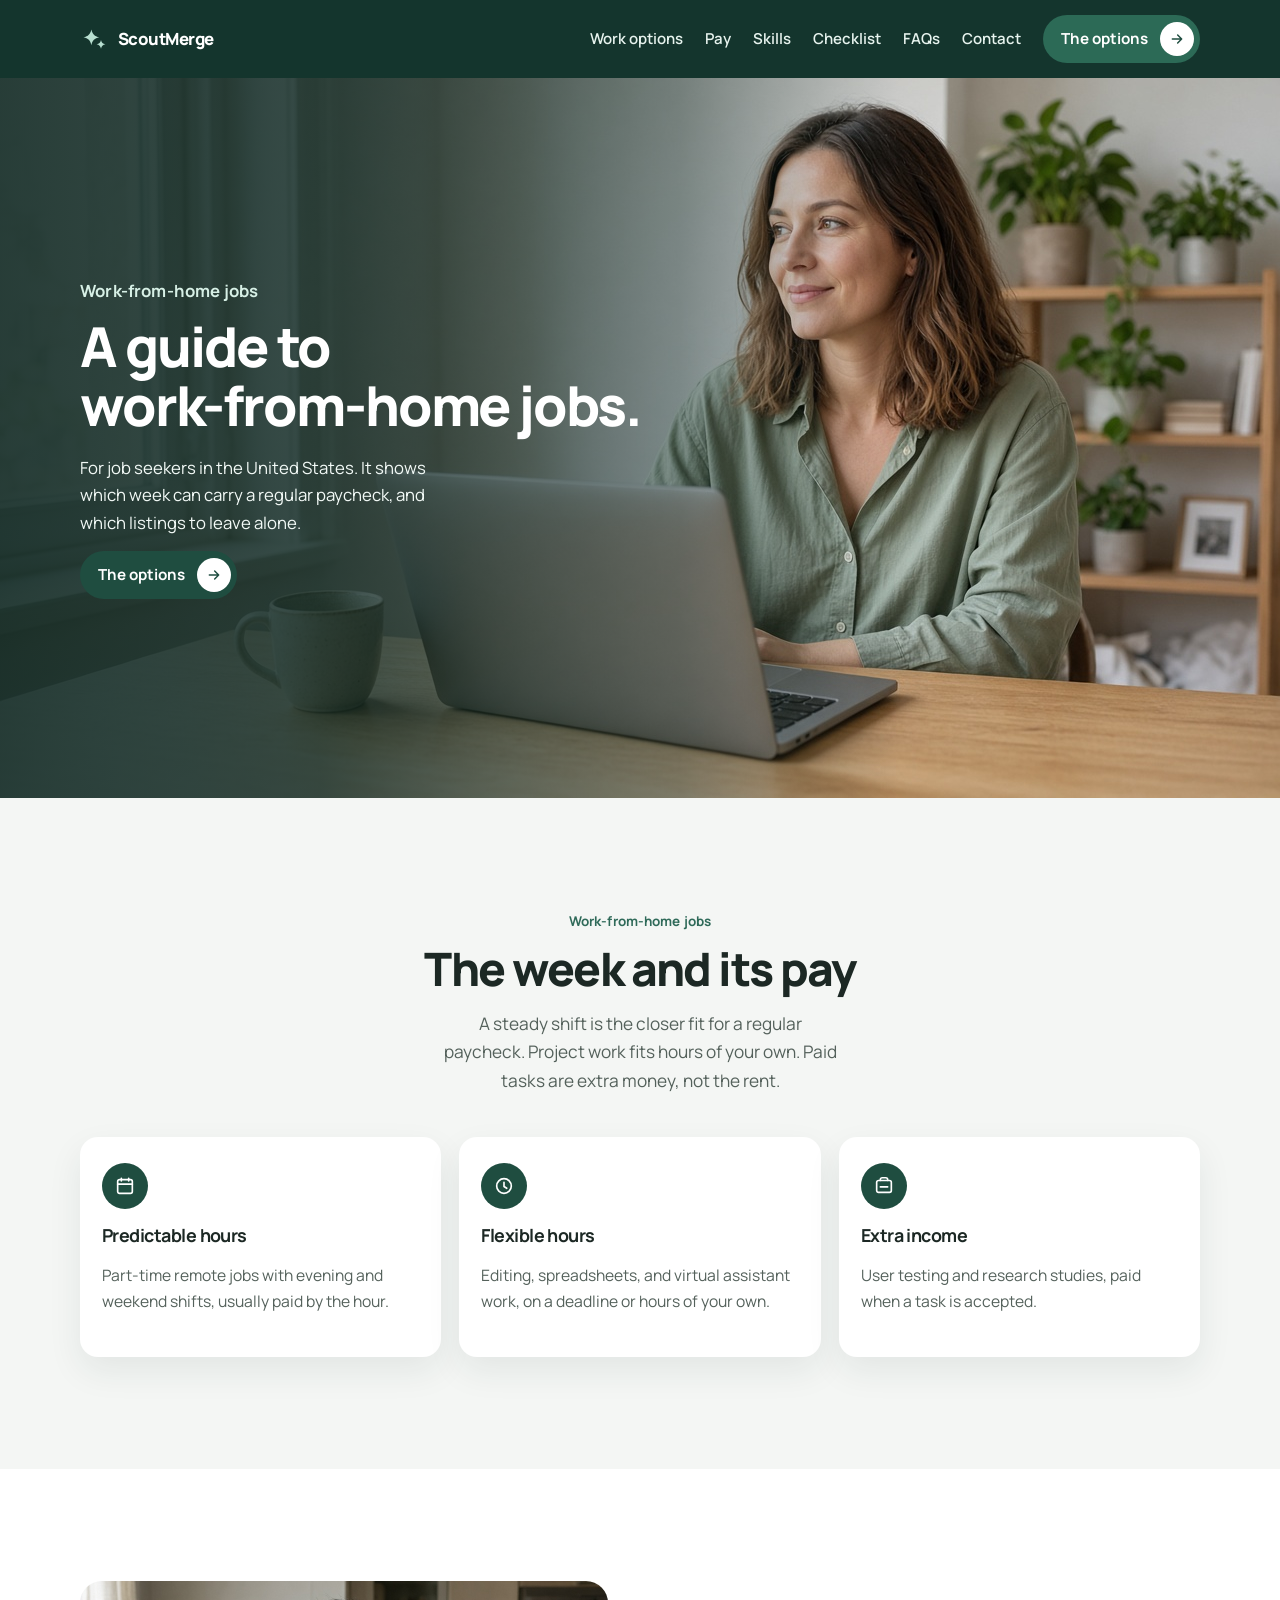
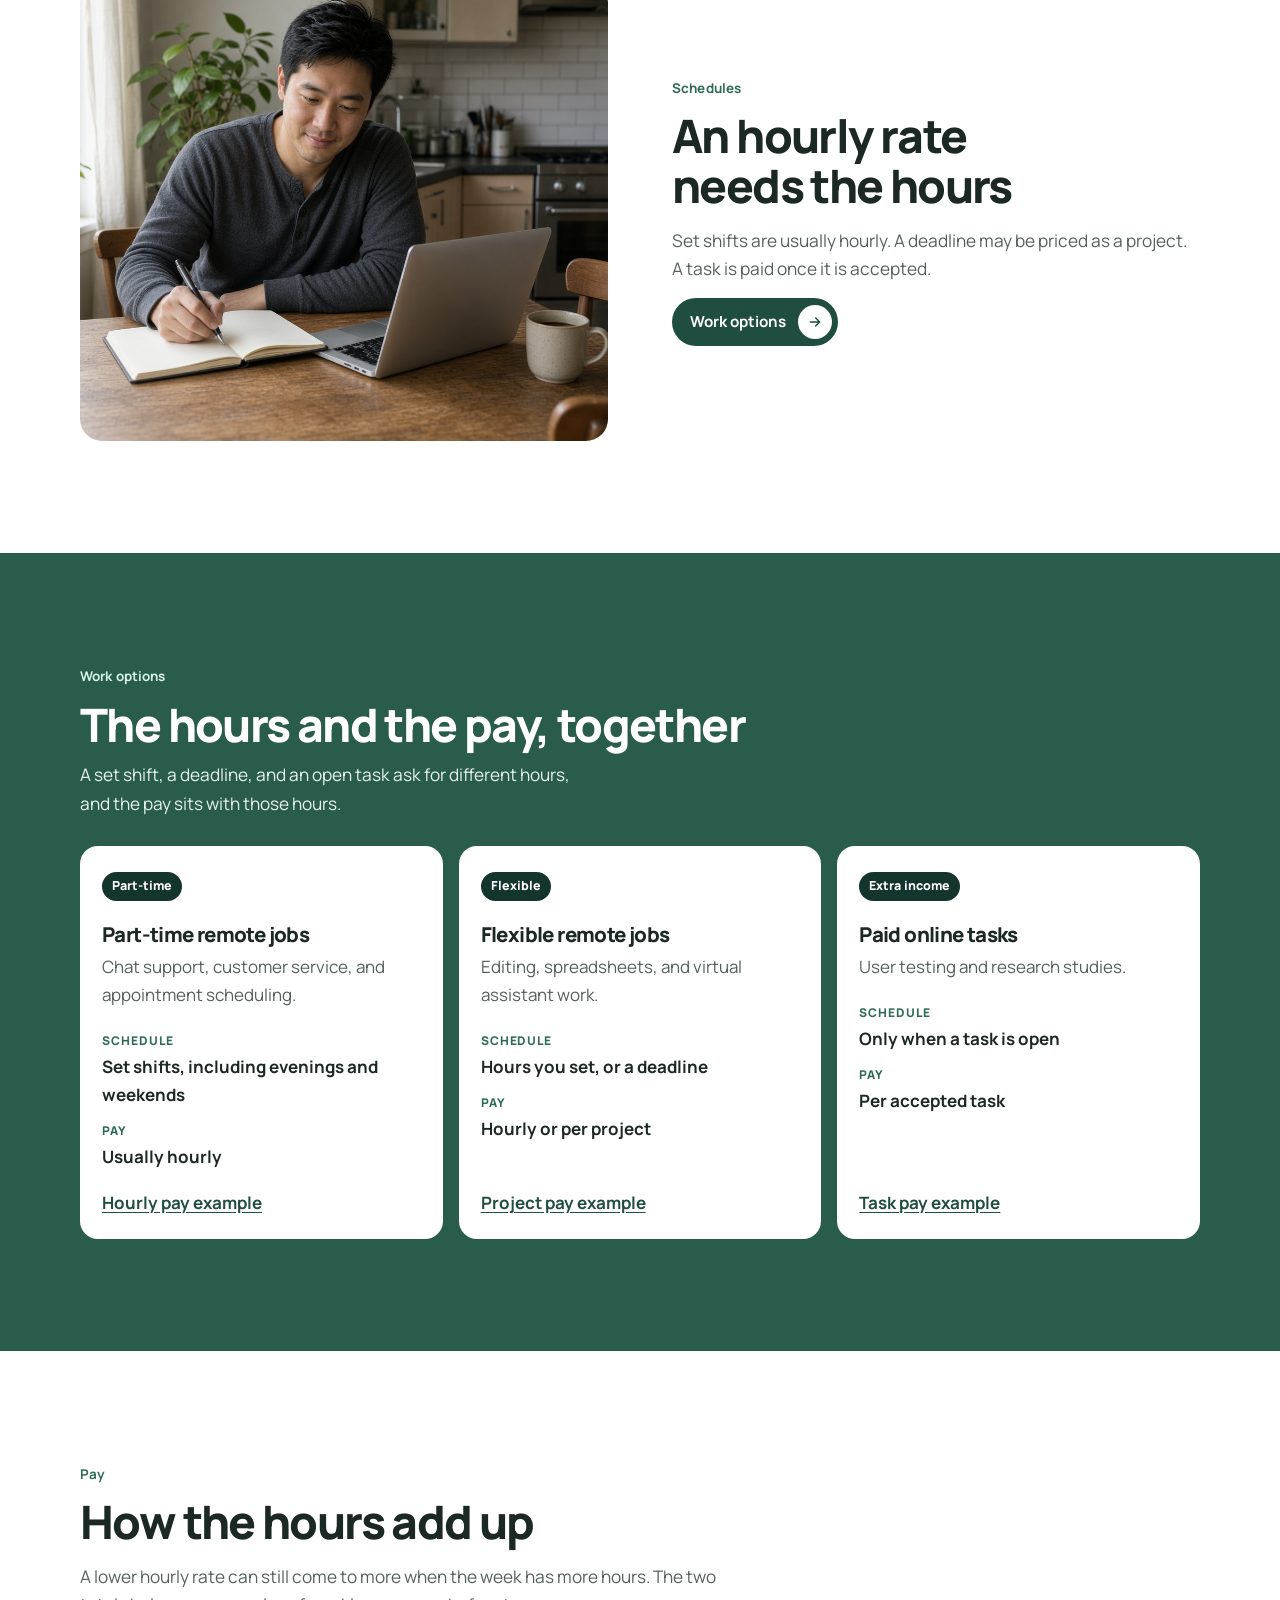
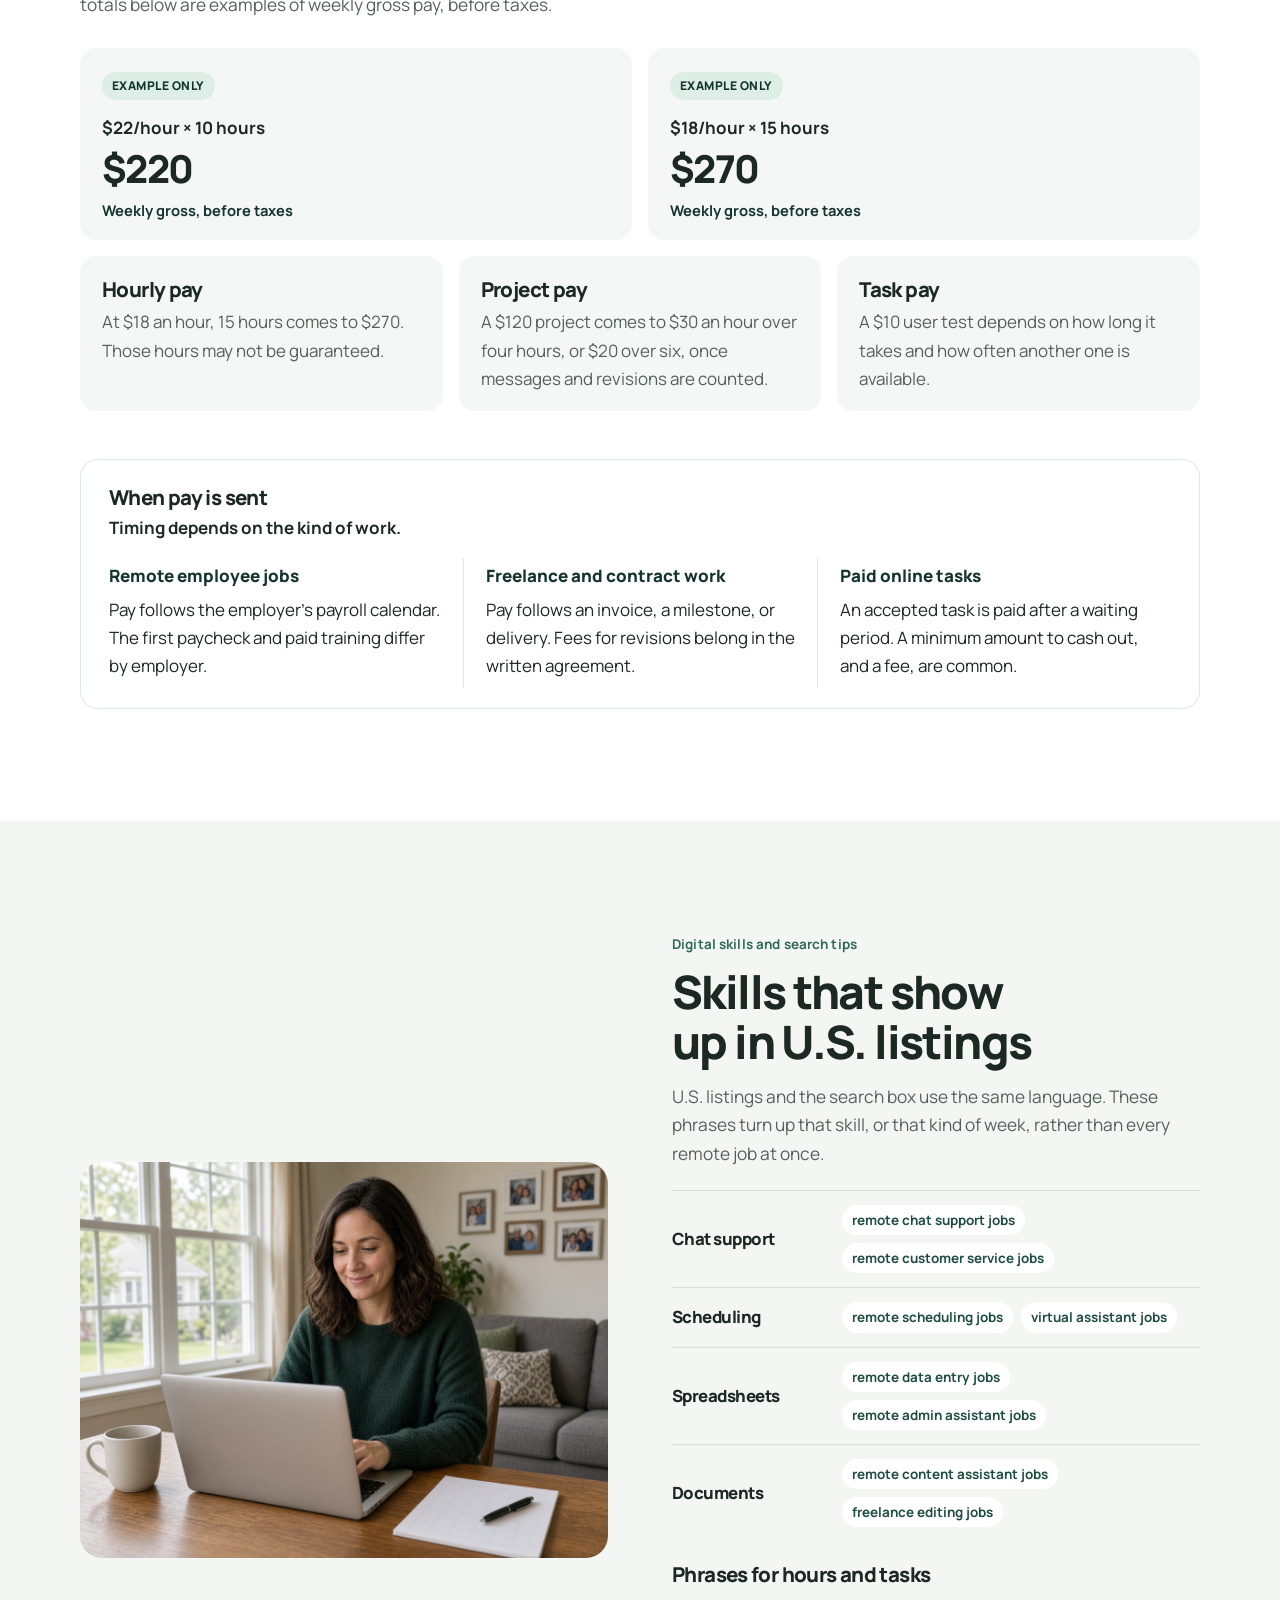
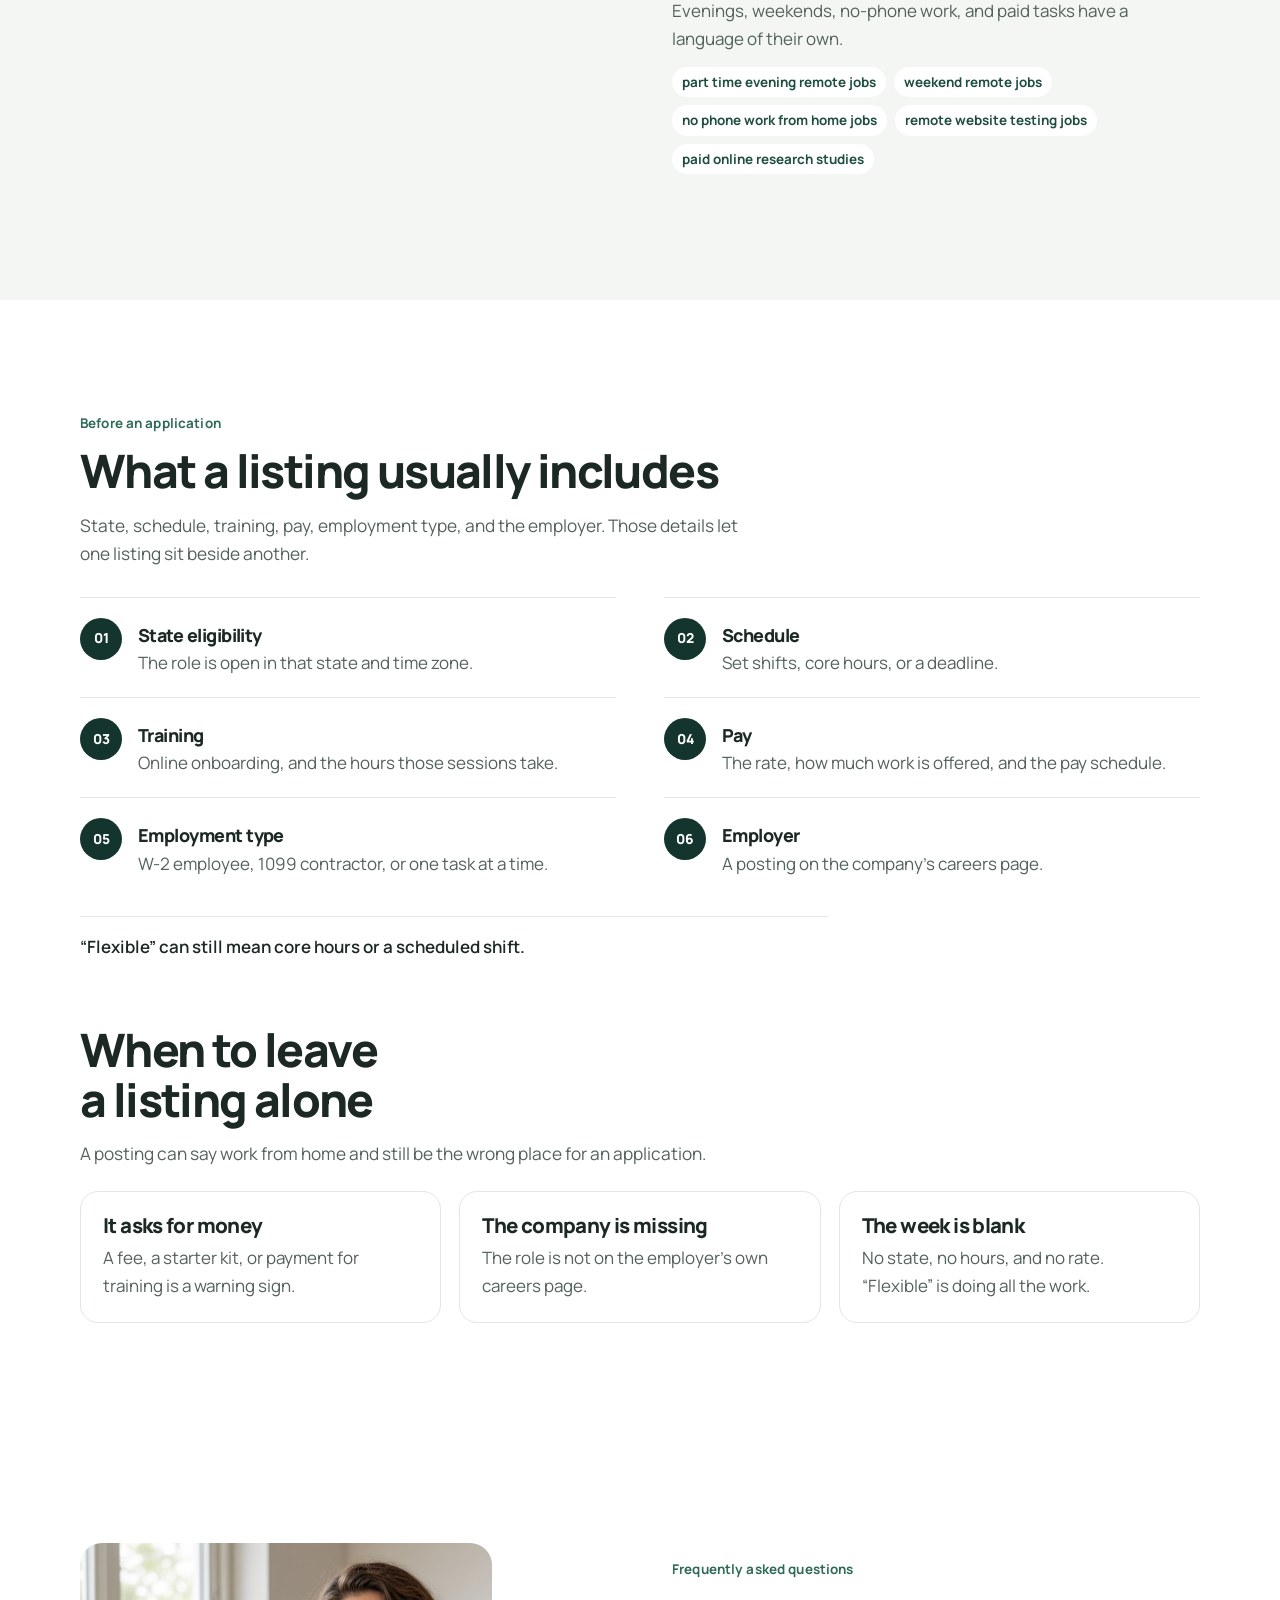
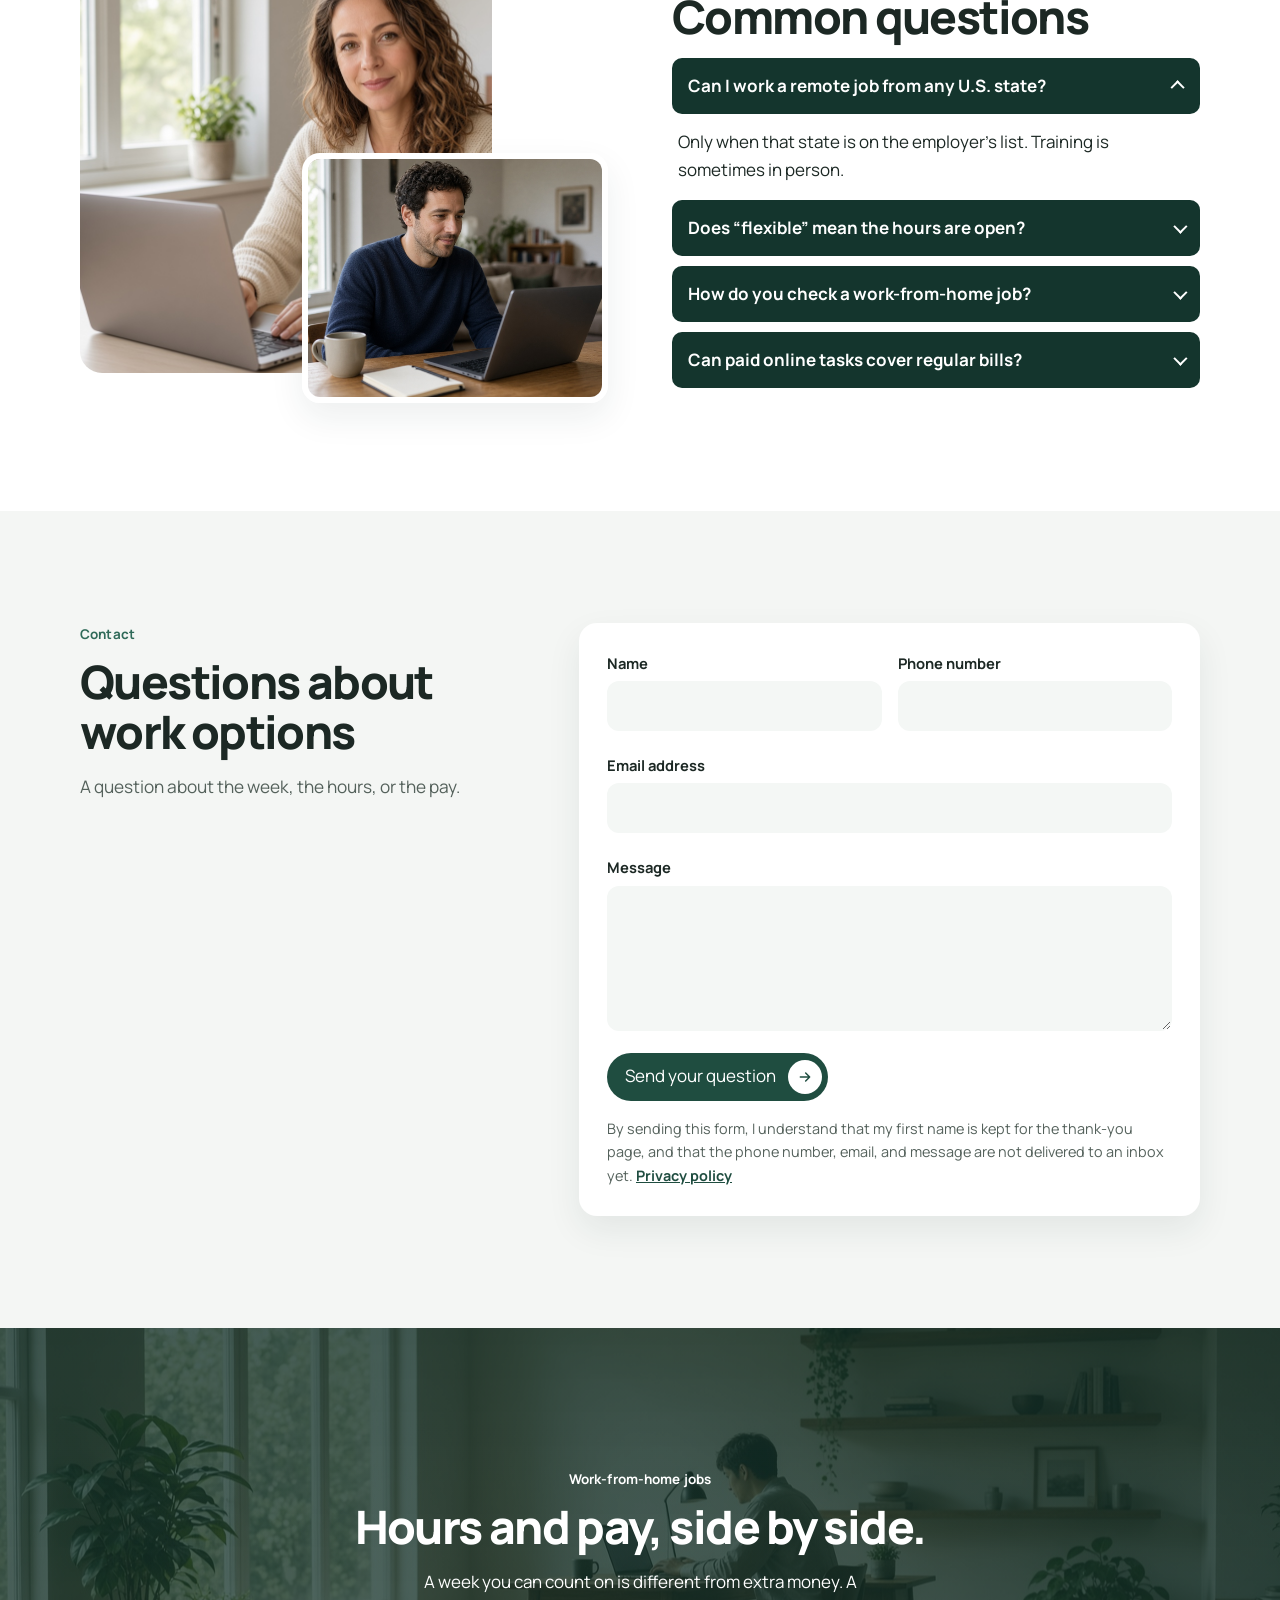
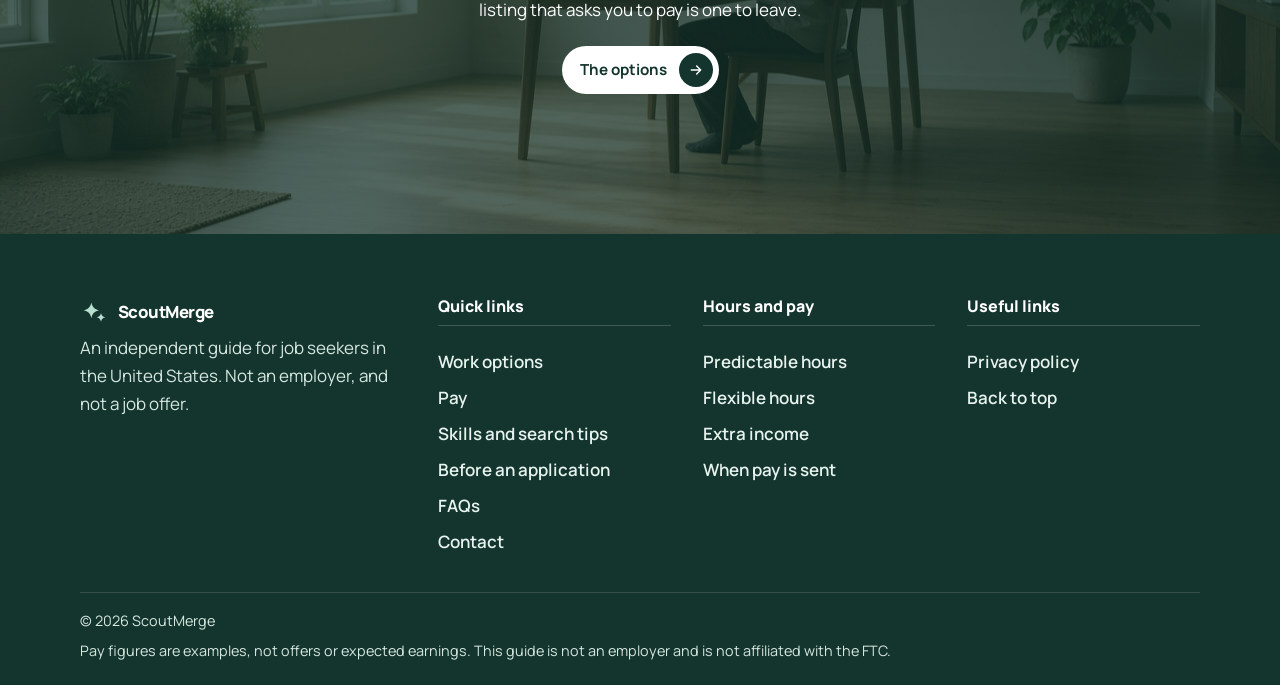
<file: index.html>
<!doctype html>
<html lang="en-US">
<head>
<meta charset="utf-8">
<meta name="viewport" content="width=device-width, initial-scale=1">
<title>A Guide to Work-From-Home Jobs in the U.S. | ScoutMerge</title>
<meta name="description" content="ScoutMerge is an independent guide to U.S. work-from-home jobs, part-time remote jobs, flexible remote jobs, and paid online tasks. Hours and pay shown here are examples.">
<meta name="theme-color" content="#14352d">
<link rel="icon" type="image/svg+xml" href="assets/favicon.svg">
<link rel="preconnect" href="https://fonts.googleapis.com">
<link rel="preconnect" href="https://fonts.gstatic.com" crossorigin>
<link href="https://fonts.googleapis.com/css2?family=Manrope:wght@400;500;600;700;800&display=swap" rel="stylesheet">
<link rel="stylesheet" href="uss-style.css?v=5">
</head>
<body id="top">
<a class="skip" href="#main">Skip to content</a>
<header class="site-header">
  <div class="wrap header-bar">
    <a class="brand" href="#top">
      <svg viewBox="0 0 32 32" aria-hidden="true"><path fill="currentColor" d="M13 5c1.2 5.3 3.7 7.8 9 9-5.3 1.2-7.8 3.7-9 9-1.2-5.3-3.7-7.8-9-9 5.3-1.2 7.8-3.7 9-9Z M24 17c.7 3 2 4.3 5 5-3 .7-4.3 2-5 5-.7-3-2-4.3-5-5 3-.7 4.3-2 5-5Z"/></svg>
      ScoutMerge
    </a>
    <button class="nav-toggle" type="button" aria-expanded="false" aria-controls="site-nav">
      <span class="sr-only">Menu</span>
      <span></span><span></span><span></span>
    </button>
    <nav id="site-nav" class="site-nav" aria-label="Main">
      <a href="#options">Work options</a>
      <a href="#pay">Pay</a>
      <a href="#skills">Skills</a>
      <a href="#checklist">Checklist</a>
      <a href="#faq">FAQs</a>
      <a href="#contact">Contact</a>
      <a class="btn btn-nav" href="#start">The options <span class="arrow" aria-hidden="true"><svg viewBox="0 0 24 24"><path d="M5 12h14M13 6l6 6-6 6"/></svg></span></a>
    </nav>
  </div>
</header>

<main id="main">
  <section class="hero" aria-label="Introduction">
    <div class="wrap">
      <div class="hero-copy">
        <p class="eyebrow">Work-from-home jobs</p>
        <h1>A guide to<br> work-from-home jobs.</h1>
        <p>For job seekers in the United States. It shows which week can carry a regular paycheck, and which listings to leave alone.</p>
        <a class="btn" href="#start">The options <span class="arrow" aria-hidden="true"><svg viewBox="0 0 24 24"><path d="M5 12h14M13 6l6 6-6 6"/></svg></span></a>
      </div>
    </div>
  </section>

  <section id="start" class="starts">
    <div class="wrap">
      <p class="eyebrow center">Work-from-home jobs</p>
      <h2 class="center">The week and its pay</h2>
      <p class="lede">A steady shift is the closer fit for a regular paycheck. Project work fits hours of your own. Paid tasks are extra money, not the rent.</p>
      <div class="start-grid">
        <a class="start-card" href="#scheduled">
          <span class="icon" aria-hidden="true">
            <svg viewBox="0 0 24 24"><rect x="4" y="5" width="16" height="15" rx="2"/><path d="M8 3.5v3M16 3.5v3M4 10h16"/></svg>
          </span>
          <strong>Predictable hours</strong>
          <span>Part-time remote jobs with evening and weekend shifts, usually paid by the hour.</span>
        </a>
        <a class="start-card" href="#flexible">
          <span class="icon" aria-hidden="true">
            <svg viewBox="0 0 24 24"><circle cx="12" cy="12" r="8"/><path d="M12 8v4.5l3 2"/></svg>
          </span>
          <strong>Flexible hours</strong>
          <span>Editing, spreadsheets, and virtual assistant work, on a deadline or hours of your own.</span>
        </a>
        <a class="start-card" href="#tasks">
          <span class="icon" aria-hidden="true">
            <svg viewBox="0 0 24 24"><rect x="4" y="6" width="16" height="13" rx="2"/><path d="M8 6V5a2 2 0 0 1 2-2h4a2 2 0 0 1 2 2v1M8 13h8"/></svg>
          </span>
          <strong>Extra income</strong>
          <span>User testing and research studies, paid when a task is accepted.</span>
        </a>
      </div>
    </div>
  </section>

  <section class="approach" aria-labelledby="approach-title">
    <div class="wrap approach-grid">
      <div class="approach-photo">
        <img src="assets/hours-kitchen-table.jpg" width="1200" height="900" alt="A person writing notes beside a laptop at a sunlit kitchen table">
      </div>
      <div>
        <p class="eyebrow">Schedules</p>
        <h2 id="approach-title">An hourly rate needs the hours</h2>
        <p class="lede">Set shifts are usually hourly. A deadline may be priced as a project. A task is paid once it is accepted.</p>
        <a class="btn" href="#options">Work options <span class="arrow" aria-hidden="true"><svg viewBox="0 0 24 24"><path d="M5 12h14M13 6l6 6-6 6"/></svg></span></a>
      </div>
    </div>
  </section>

  <section id="options" class="options">
    <div class="wrap">
      <div class="section-head">
        <p class="eyebrow">Work options</p>
        <h2>The hours and the pay, together</h2>
        <p class="lede">A set shift, a deadline, and an open task ask for different hours, and the pay sits with those hours.</p>
      </div>
      <div class="option-grid">
        <article class="option" id="scheduled">
          <span class="tag">Part-time</span>
          <h3>Part-time remote jobs</h3>
          <p>Chat support, customer service, and appointment scheduling.</p>
          <dl>
            <div><dt>Schedule</dt><dd>Set shifts, including evenings and weekends</dd></div>
            <div><dt>Pay</dt><dd>Usually hourly</dd></div>
          </dl>
          <a href="#hourly">Hourly pay example</a>
        </article>
        <article class="option" id="flexible">
          <span class="tag">Flexible</span>
          <h3>Flexible remote jobs</h3>
          <p>Editing, spreadsheets, and virtual assistant work.</p>
          <dl>
            <div><dt>Schedule</dt><dd>Hours you set, or a deadline</dd></div>
            <div><dt>Pay</dt><dd>Hourly or per project</dd></div>
          </dl>
          <a href="#project">Project pay example</a>
        </article>
        <article class="option" id="tasks">
          <span class="tag">Extra income</span>
          <h3>Paid online tasks</h3>
          <p>User testing and research studies.</p>
          <dl>
            <div><dt>Schedule</dt><dd>Only when a task is open</dd></div>
            <div><dt>Pay</dt><dd>Per accepted task</dd></div>
          </dl>
          <a href="#task-pay">Task pay example</a>
        </article>
      </div>
    </div>
  </section>

  <section id="pay" class="pay">
    <div class="wrap">
      <p class="eyebrow">Pay</p>
      <h2>How the hours add up</h2>
      <p class="lede">A lower hourly rate can still come to more when the week has more hours. The two totals below are examples of weekly gross pay, before taxes.</p>

      <div class="pay-compare">
        <article>
          <p class="example-flag">Example only</p>
          <p class="pay-math">$22/hour × 10 hours</p>
          <p class="pay-total">$220</p>
          <p class="gross">Weekly gross, before taxes</p>
        </article>
        <article>
          <p class="example-flag">Example only</p>
          <p class="pay-math">$18/hour × 15 hours</p>
          <p class="pay-total">$270</p>
          <p class="gross">Weekly gross, before taxes</p>
        </article>
      </div>

      <div class="pay-kinds">
        <article id="hourly">
          <h3>Hourly pay</h3>
          <p>At $18 an hour, 15 hours comes to $270. Those hours may not be guaranteed.</p>
        </article>
        <article id="project">
          <h3>Project pay</h3>
          <p>A $120 project comes to $30 an hour over four hours, or $20 over six, once messages and revisions are counted.</p>
        </article>
        <article id="task-pay">
          <h3>Task pay</h3>
          <p>A $10 user test depends on how long it takes and how often another one is available.</p>
        </article>
      </div>

      <div class="payday" id="payday">
        <h3>When pay is sent</h3>
        <p class="payday-lede">Timing depends on the kind of work.</p>
        <dl class="payday-list">
          <div>
            <dt>Remote employee jobs</dt>
            <dd>Pay follows the employer’s payroll calendar. The first paycheck and paid training differ by employer.</dd>
          </div>
          <div>
            <dt>Freelance and contract work</dt>
            <dd>Pay follows an invoice, a milestone, or delivery. Fees for revisions belong in the written agreement.</dd>
          </div>
          <div>
            <dt>Paid online tasks</dt>
            <dd>An accepted task is paid after a waiting period. A minimum amount to cash out, and a fee, are common.</dd>
          </div>
        </dl>
      </div>
    </div>
  </section>

  <section id="skills" class="skills">
    <div class="wrap skills-grid">
      <div class="skills-photo">
        <img src="assets/skills-laptop.jpg" width="1200" height="900" alt="A person at a laptop in an American living room, face and computer both visible">
      </div>
      <div>
        <p class="eyebrow">Digital skills and search tips</p>
        <h2>Skills that show up in U.S. listings</h2>
        <p class="lede">U.S. listings and the search box use the same language. These phrases turn up that skill, or that kind of week, rather than every remote job at once.</p>
        <ul class="pairs">
          <li>
            <h3>Chat support</h3>
            <p class="phrases"><span>remote chat support jobs</span><span>remote customer service jobs</span></p>
          </li>
          <li>
            <h3>Scheduling</h3>
            <p class="phrases"><span>remote scheduling jobs</span><span>virtual assistant jobs</span></p>
          </li>
          <li>
            <h3>Spreadsheets</h3>
            <p class="phrases"><span>remote data entry jobs</span><span>remote admin assistant jobs</span></p>
          </li>
          <li>
            <h3>Documents</h3>
            <p class="phrases"><span>remote content assistant jobs</span><span>freelance editing jobs</span></p>
          </li>
        </ul>
        <div class="search-band">
          <h3>Phrases for hours and tasks</h3>
          <p>Evenings, weekends, no-phone work, and paid tasks have a language of their own.</p>
          <p class="phrases">
            <span>part time evening remote jobs</span>
            <span>weekend remote jobs</span>
            <span>no phone work from home jobs</span>
            <span>remote website testing jobs</span>
            <span>paid online research studies</span>
          </p>
        </div>
      </div>
    </div>
  </section>

  <section id="checklist" class="checklist">
    <div class="wrap">
      <p class="eyebrow">Before an application</p>
      <h2>What a listing usually includes</h2>
      <p class="lede">State, schedule, training, pay, employment type, and the employer. Those details let one listing sit beside another.</p>
      <ol class="steps">
        <li>
          <h3>State eligibility</h3>
          <p>The role is open in that state and time zone.</p>
        </li>
        <li>
          <h3>Schedule</h3>
          <p>Set shifts, core hours, or a deadline.</p>
        </li>
        <li>
          <h3>Training</h3>
          <p>Online onboarding, and the hours those sessions take.</p>
        </li>
        <li>
          <h3>Pay</h3>
          <p>The rate, how much work is offered, and the pay schedule.</p>
        </li>
        <li>
          <h3>Employment type</h3>
          <p>W-2 employee, 1099 contractor, or one task at a time.</p>
        </li>
        <li>
          <h3>Employer</h3>
          <p>A posting on the company’s careers page.</p>
        </li>
      </ol>
      <p class="aside-note">“Flexible” can still mean core hours or a scheduled shift.</p>
      <div class="walkaway">
        <h2>When to leave a listing alone</h2>
        <p class="lede">A posting can say work from home and still be the wrong place for an application.</p>
        <ul>
          <li>
            <h3>It asks for money</h3>
            <p>A fee, a starter kit, or payment for training is a warning sign.</p>
          </li>
          <li>
            <h3>The company is missing</h3>
            <p>The role is not on the employer’s own careers page.</p>
          </li>
          <li>
            <h3>The week is blank</h3>
            <p>No state, no hours, and no rate. “Flexible” is doing all the work.</p>
          </li>
        </ul>
      </div>
    </div>
  </section>

  <section id="faq" class="faq">
    <div class="wrap faq-grid">
      <div class="faq-photos">
        <img src="assets/faq-portrait.jpg?v=2" width="1152" height="864" alt="A person working on a laptop at home, relaxed at the table">
        <img src="assets/faq-second.jpg" width="1200" height="900" alt="A person reviewing work on a laptop in a living room">
      </div>
      <div>
        <p class="eyebrow">Frequently asked questions</p>
        <h2>Common questions</h2>
        <div class="accordion">
          <details open>
            <summary>Can I work a remote job from any U.S. state? <span class="chev" aria-hidden="true"></span></summary>
            <p>Only when that state is on the employer’s list. Training is sometimes in person.</p>
          </details>
          <details>
            <summary>Does “flexible” mean the hours are open? <span class="chev" aria-hidden="true"></span></summary>
            <p>Often there are still meetings, a scheduled shift, or set hours during the day.</p>
          </details>
          <details>
            <summary>How do you check a work-from-home job? <span class="chev" aria-hidden="true"></span></summary>
            <p>The company’s own careers page is the usual source. A request for payment is a warning sign. <a href="https://consumer.ftc.gov/articles/job-scams" rel="noopener noreferrer">FTC job scam guide</a>.</p>
          </details>
          <details>
            <summary>Can paid online tasks cover regular bills? <span class="chev" aria-hidden="true"></span></summary>
            <p>Not on their own. Tasks come and go, so they are a weak fit for regular bills.</p>
          </details>
        </div>
      </div>
    </div>
  </section>

  <section id="contact" class="contact" aria-labelledby="contact-title">
    <div class="wrap contact-grid">
      <div>
        <p class="eyebrow">Contact</p>
        <h2 id="contact-title">Questions about work options</h2>
        <p class="lede">A question about the week, the hours, or the pay.</p>
      </div>
      <div class="contact-card">
        <form id="contact-form" novalidate>
          <div class="field-row">
            <div class="field">
              <label for="contact-name">Name</label>
              <input id="contact-name" name="name" type="text" autocomplete="name" required maxlength="80" aria-describedby="contact-name-error">
              <p id="contact-name-error" class="field-error"></p>
            </div>
            <div class="field">
              <label for="contact-phone">Phone number</label>
              <input id="contact-phone" name="phone" type="tel" autocomplete="tel" inputmode="tel" required maxlength="24" aria-describedby="contact-phone-error">
              <p id="contact-phone-error" class="field-error"></p>
            </div>
          </div>
          <div class="field">
            <label for="contact-email">Email address</label>
            <input id="contact-email" name="email" type="email" autocomplete="email" required maxlength="120" aria-describedby="contact-email-error">
            <p id="contact-email-error" class="field-error"></p>
          </div>
          <div class="field">
            <label for="contact-message">Message</label>
            <textarea id="contact-message" name="message" rows="5" required maxlength="1000" aria-describedby="contact-message-error"></textarea>
            <p id="contact-message-error" class="field-error"></p>
          </div>
          <button class="btn" type="submit">Send your question <span class="arrow" aria-hidden="true"><svg viewBox="0 0 24 24"><path d="M5 12h14M13 6l6 6-6 6"/></svg></span></button>
          <p class="form-note">By sending this form, I understand that my first name is kept for the thank-you page, and that the phone number, email, and message are not delivered to an inbox yet. <a href="privacy-policy/">Privacy policy</a></p>
        </form>
      </div>
    </div>
  </section>

  <section class="close" aria-labelledby="close-title">
    <div class="wrap">
      <p class="eyebrow">Work-from-home jobs</p>
      <h2 id="close-title">Hours and pay, side by side.</h2>
      <p>A week you can count on is different from extra money. A listing that asks you to pay is one to leave.</p>
      <a class="btn btn-light" href="#start">The options <span class="arrow" aria-hidden="true"><svg viewBox="0 0 24 24"><path d="M5 12h14M13 6l6 6-6 6"/></svg></span></a>
    </div>
  </section>
</main>

<footer class="site-footer">
  <div class="wrap footer-grid">
    <div>
      <a class="brand" href="#top">
        <svg viewBox="0 0 32 32" aria-hidden="true"><path fill="currentColor" d="M13 5c1.2 5.3 3.7 7.8 9 9-5.3 1.2-7.8 3.7-9 9-1.2-5.3-3.7-7.8-9-9 5.3-1.2 7.8-3.7 9-9Z M24 17c.7 3 2 4.3 5 5-3 .7-4.3 2-5 5-.7-3-2-4.3-5-5 3-.7 4.3-2 5-5Z"/></svg>
        ScoutMerge
      </a>
      <p>An independent guide for job seekers in the United States. Not an employer, and not a job offer.</p>
    </div>
    <nav aria-label="Quick links">
      <h2>Quick links</h2>
      <a href="#options">Work options</a>
      <a href="#pay">Pay</a>
      <a href="#skills">Skills and search tips</a>
      <a href="#checklist">Before an application</a>
      <a href="#faq">FAQs</a>
      <a href="#contact">Contact</a>
    </nav>
    <nav aria-label="Hours and pay">
      <h2>Hours and pay</h2>
      <a href="#scheduled">Predictable hours</a>
      <a href="#flexible">Flexible hours</a>
      <a href="#tasks">Extra income</a>
      <a href="#payday">When pay is sent</a>
    </nav>
    <nav aria-label="Useful links">
      <h2>Useful links</h2>
      <a href="privacy-policy/">Privacy policy</a>
      <a href="#top">Back to top</a>
    </nav>
  </div>
  <div class="wrap legal">
    <p>© 2026 ScoutMerge</p>
    <p>Pay figures are examples, not offers or expected earnings. This guide is not an employer and is not affiliated with the FTC.</p>
  </div>
</footer>
<script src="uss-script.js"></script>
</body>
</html>
</file>
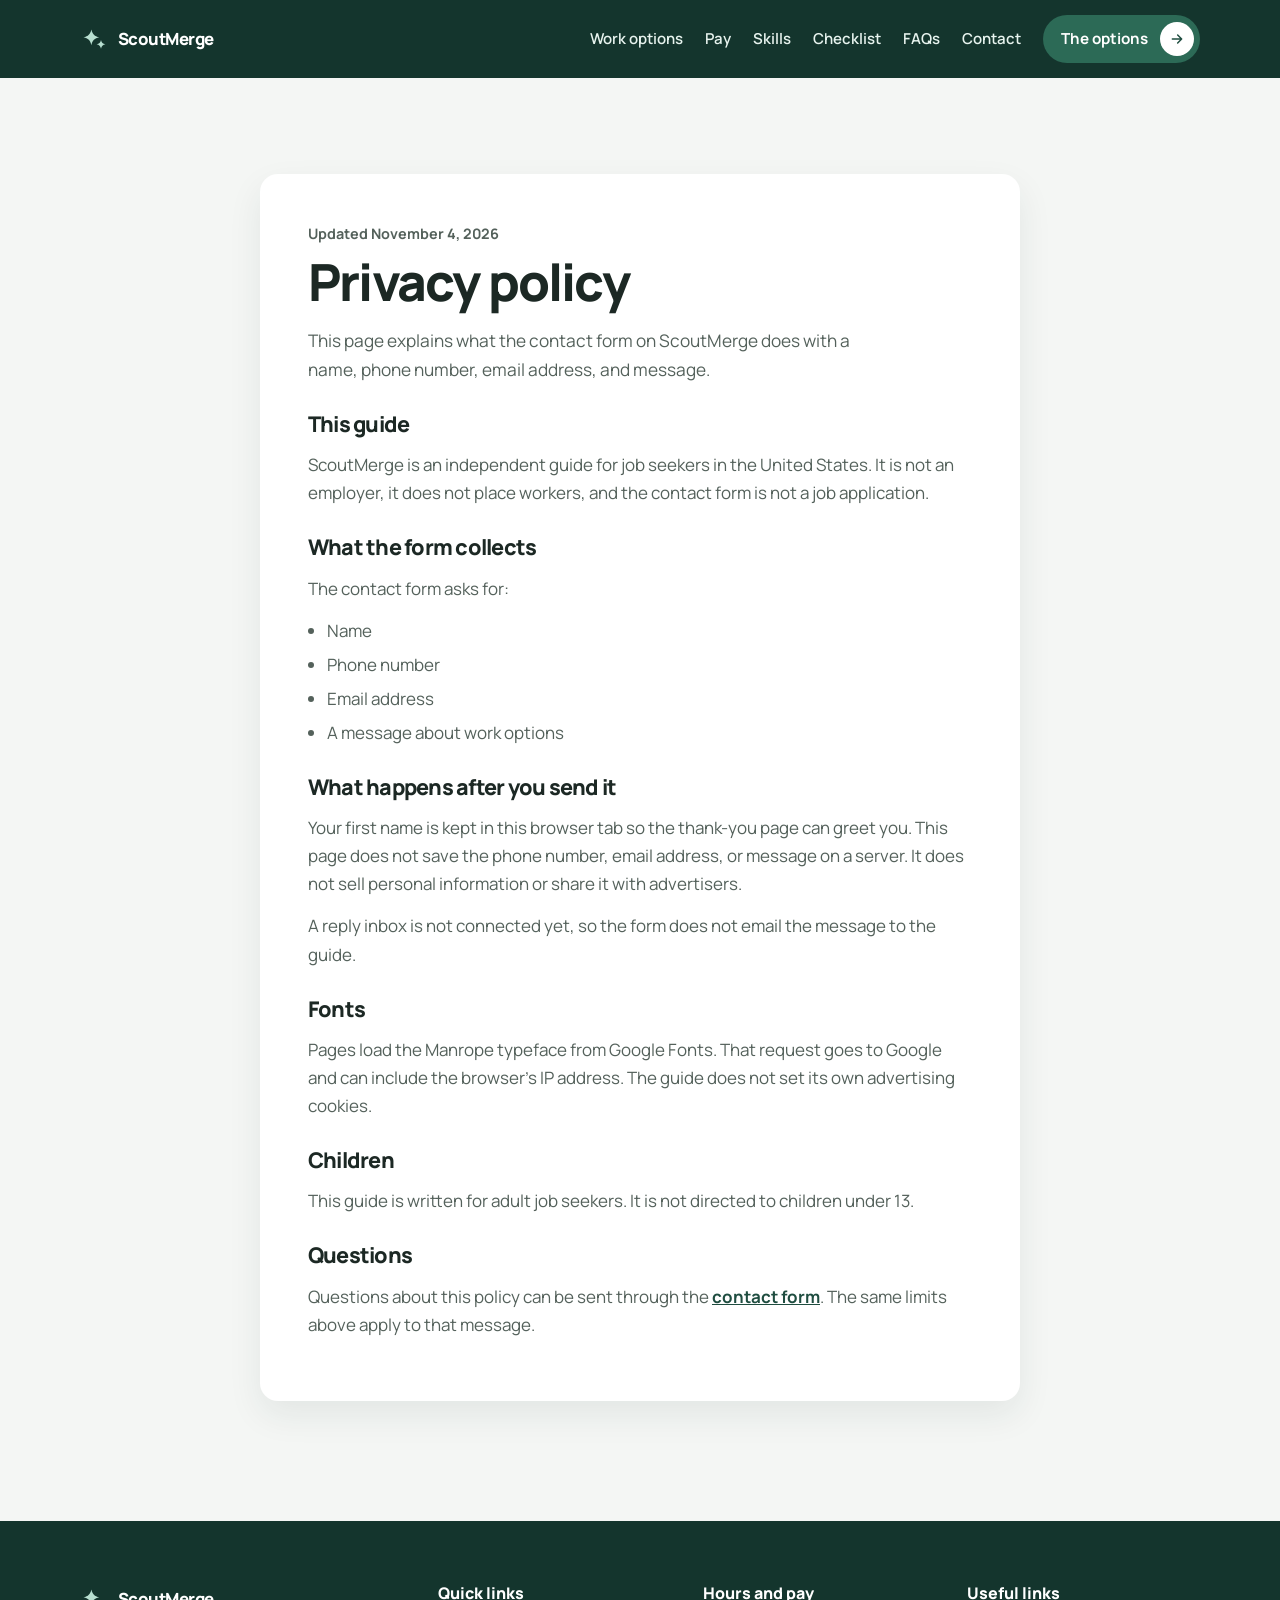
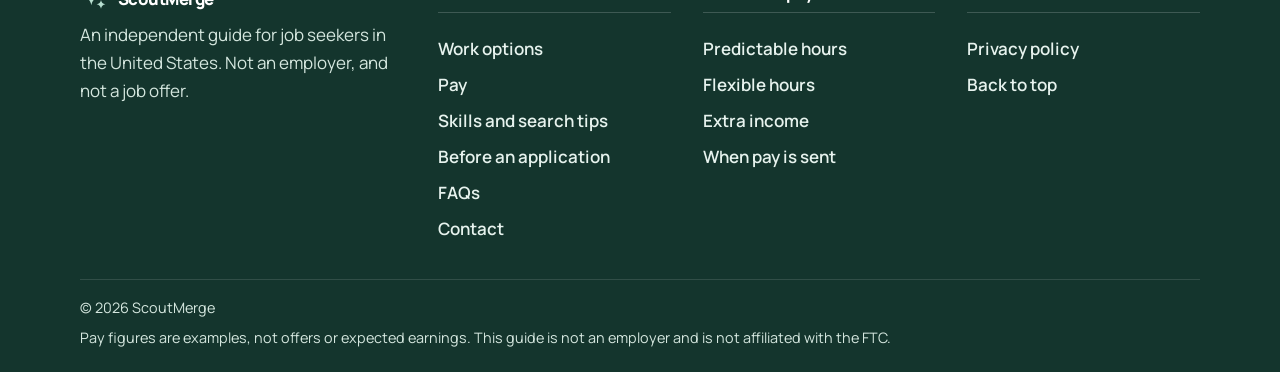
<file: privacy-policy/index.html>
<!doctype html>
<html lang="en-US">
<head>
<meta charset="utf-8">
<meta name="viewport" content="width=device-width, initial-scale=1">
<title>Privacy policy | ScoutMerge</title>
<meta name="description" content="How ScoutMerge’s contact form handles a name, phone number, email address, and message.">
<meta name="theme-color" content="#14352d">
<link rel="icon" type="image/svg+xml" href="../assets/favicon.svg">
<link rel="preconnect" href="https://fonts.googleapis.com">
<link rel="preconnect" href="https://fonts.gstatic.com" crossorigin>
<link href="https://fonts.googleapis.com/css2?family=Manrope:wght@400;500;600;700;800&display=swap" rel="stylesheet">
<link rel="stylesheet" href="../uss-style.css?v=5">
</head>
<body id="top">
<a class="skip" href="#main">Skip to content</a>
<header class="site-header">
  <div class="wrap header-bar">
    <a class="brand" href="../index.php">
      <svg viewBox="0 0 32 32" aria-hidden="true"><path fill="currentColor" d="M13 5c1.2 5.3 3.7 7.8 9 9-5.3 1.2-7.8 3.7-9 9-1.2-5.3-3.7-7.8-9-9 5.3-1.2 7.8-3.7 9-9Z M24 17c.7 3 2 4.3 5 5-3 .7-4.3 2-5 5-.7-3-2-4.3-5-5 3-.7 4.3-2 5-5Z"/></svg>
      ScoutMerge
    </a>
    <button class="nav-toggle" type="button" aria-expanded="false" aria-controls="site-nav">
      <span class="sr-only">Menu</span>
      <span></span><span></span><span></span>
    </button>
    <nav id="site-nav" class="site-nav" aria-label="Main">
      <a href="../index.php#options">Work options</a>
      <a href="../index.php#pay">Pay</a>
      <a href="../index.php#skills">Skills</a>
      <a href="../index.php#checklist">Checklist</a>
      <a href="../index.php#faq">FAQs</a>
      <a href="../index.php#contact">Contact</a>
      <a class="btn btn-nav" href="../index.php#start">The options <span class="arrow" aria-hidden="true"><svg viewBox="0 0 24 24"><path d="M5 12h14M13 6l6 6-6 6"/></svg></span></a>
    </nav>
  </div>
</header>

<main id="main" class="subpage">
  <div class="wrap">
    <article class="subpage-card policy">
      <p class="updated">Updated November 4, 2026</p>
      <h1>Privacy policy</h1>
      <p class="lede">This page explains what the contact form on ScoutMerge does with a name, phone number, email address, and message.</p>

      <h2>This guide</h2>
      <p>ScoutMerge is an independent guide for job seekers in the United States. It is not an employer, it does not place workers, and the contact form is not a job application.</p>

      <h2>What the form collects</h2>
      <p>The contact form asks for:</p>
      <ul>
        <li>Name</li>
        <li>Phone number</li>
        <li>Email address</li>
        <li>A message about work options</li>
      </ul>

      <h2>What happens after you send it</h2>
      <p>Your first name is kept in this browser tab so the thank-you page can greet you. This page does not save the phone number, email address, or message on a server. It does not sell personal information or share it with advertisers.</p>
      <p>A reply inbox is not connected yet, so the form does not email the message to the guide.</p>

      <h2>Fonts</h2>
      <p>Pages load the Manrope typeface from Google Fonts. That request goes to Google and can include the browser’s IP address. The guide does not set its own advertising cookies.</p>

      <h2>Children</h2>
      <p>This guide is written for adult job seekers. It is not directed to children under 13.</p>

      <h2>Questions</h2>
      <p>Questions about this policy can be sent through the <a href="../index.php#contact">contact form</a>. The same limits above apply to that message.</p>
    </article>
  </div>
</main>

<footer class="site-footer">
  <div class="wrap footer-grid">
    <div>
      <a class="brand" href="../index.php">
        <svg viewBox="0 0 32 32" aria-hidden="true"><path fill="currentColor" d="M13 5c1.2 5.3 3.7 7.8 9 9-5.3 1.2-7.8 3.7-9 9-1.2-5.3-3.7-7.8-9-9 5.3-1.2 7.8-3.7 9-9Z M24 17c.7 3 2 4.3 5 5-3 .7-4.3 2-5 5-.7-3-2-4.3-5-5 3-.7 4.3-2 5-5Z"/></svg>
        ScoutMerge
      </a>
      <p>An independent guide for job seekers in the United States. Not an employer, and not a job offer.</p>
    </div>
    <nav aria-label="Quick links">
      <h2>Quick links</h2>
      <a href="../index.php#options">Work options</a>
      <a href="../index.php#pay">Pay</a>
      <a href="../index.php#skills">Skills and search tips</a>
      <a href="../index.php#checklist">Before an application</a>
      <a href="../index.php#faq">FAQs</a>
      <a href="../index.php#contact">Contact</a>
    </nav>
    <nav aria-label="Hours and pay">
      <h2>Hours and pay</h2>
      <a href="../index.php#scheduled">Predictable hours</a>
      <a href="../index.php#flexible">Flexible hours</a>
      <a href="../index.php#tasks">Extra income</a>
      <a href="../index.php#payday">When pay is sent</a>
    </nav>
    <nav aria-label="Useful links">
      <h2>Useful links</h2>
      <a href="../privacy-policy/">Privacy policy</a>
      <a href="#top">Back to top</a>
    </nav>
  </div>
  <div class="wrap legal">
    <p>© 2026 ScoutMerge</p>
    <p>Pay figures are examples, not offers or expected earnings. This guide is not an employer and is not affiliated with the FTC.</p>
  </div>
</footer>
<script src="../uss-script.js"></script>
</body>
</html>
</file>
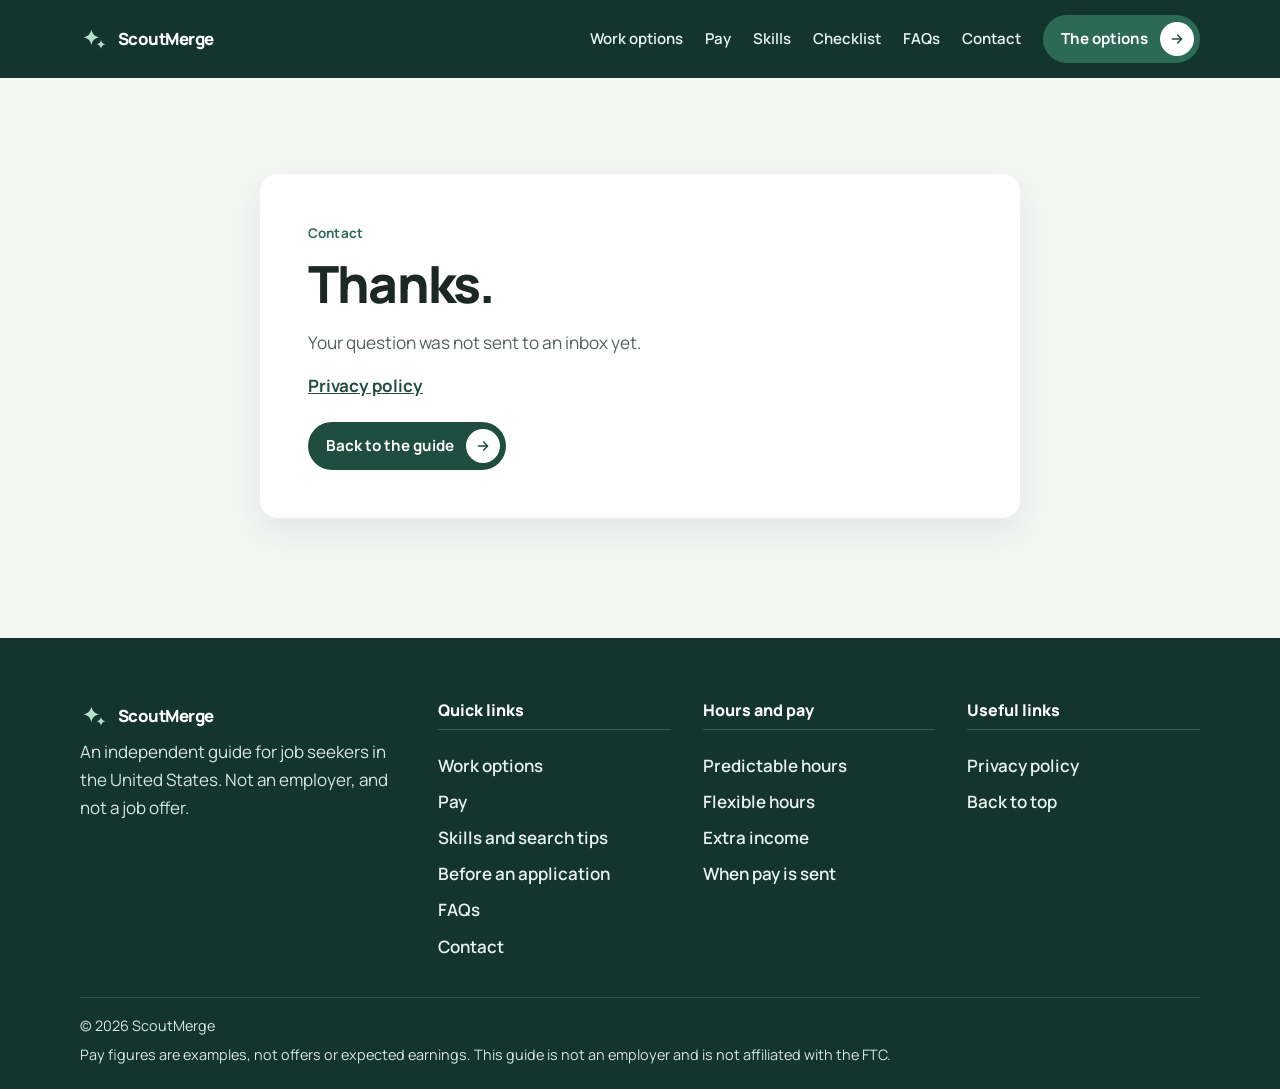
<file: thank-you/index.html>
<!doctype html>
<html lang="en-US">
<head>
<meta charset="utf-8">
<meta name="viewport" content="width=device-width, initial-scale=1">
<title>Thank you | ScoutMerge</title>
<meta name="description" content="Thank-you page for the ScoutMerge contact form.">
<meta name="theme-color" content="#14352d">
<link rel="icon" type="image/svg+xml" href="../assets/favicon.svg">
<link rel="preconnect" href="https://fonts.googleapis.com">
<link rel="preconnect" href="https://fonts.gstatic.com" crossorigin>
<link href="https://fonts.googleapis.com/css2?family=Manrope:wght@400;500;600;700;800&display=swap" rel="stylesheet">
<link rel="stylesheet" href="../uss-style.css?v=5">
</head>
<body id="top">
<a class="skip" href="#main">Skip to content</a>
<header class="site-header">
  <div class="wrap header-bar">
    <a class="brand" href="../index.php">
      <svg viewBox="0 0 32 32" aria-hidden="true"><path fill="currentColor" d="M13 5c1.2 5.3 3.7 7.8 9 9-5.3 1.2-7.8 3.7-9 9-1.2-5.3-3.7-7.8-9-9 5.3-1.2 7.8-3.7 9-9Z M24 17c.7 3 2 4.3 5 5-3 .7-4.3 2-5 5-.7-3-2-4.3-5-5 3-.7 4.3-2 5-5Z"/></svg>
      ScoutMerge
    </a>
    <button class="nav-toggle" type="button" aria-expanded="false" aria-controls="site-nav">
      <span class="sr-only">Menu</span>
      <span></span><span></span><span></span>
    </button>
    <nav id="site-nav" class="site-nav" aria-label="Main">
      <a href="../index.php#options">Work options</a>
      <a href="../index.php#pay">Pay</a>
      <a href="../index.php#skills">Skills</a>
      <a href="../index.php#checklist">Checklist</a>
      <a href="../index.php#faq">FAQs</a>
      <a href="../index.php#contact">Contact</a>
      <a class="btn btn-nav" href="../index.php#start">The options <span class="arrow" aria-hidden="true"><svg viewBox="0 0 24 24"><path d="M5 12h14M13 6l6 6-6 6"/></svg></span></a>
    </nav>
  </div>
</header>

<main id="main" class="subpage">
  <div class="wrap">
    <article class="subpage-card thanks-card">
      <p class="eyebrow">Contact</p>
      <h1 id="thanks-title">Thanks.</h1>
      <p class="lede">Your question was not sent to an inbox yet.</p>
      <p><a href="../privacy-policy/">Privacy policy</a></p>
      <a class="btn" href="../index.php">Back to the guide <span class="arrow" aria-hidden="true"><svg viewBox="0 0 24 24"><path d="M5 12h14M13 6l6 6-6 6"/></svg></span></a>
    </article>
  </div>
</main>

<footer class="site-footer">
  <div class="wrap footer-grid">
    <div>
      <a class="brand" href="../index.php">
        <svg viewBox="0 0 32 32" aria-hidden="true"><path fill="currentColor" d="M13 5c1.2 5.3 3.7 7.8 9 9-5.3 1.2-7.8 3.7-9 9-1.2-5.3-3.7-7.8-9-9 5.3-1.2 7.8-3.7 9-9Z M24 17c.7 3 2 4.3 5 5-3 .7-4.3 2-5 5-.7-3-2-4.3-5-5 3-.7 4.3-2 5-5Z"/></svg>
        ScoutMerge
      </a>
      <p>An independent guide for job seekers in the United States. Not an employer, and not a job offer.</p>
    </div>
    <nav aria-label="Quick links">
      <h2>Quick links</h2>
      <a href="../index.php#options">Work options</a>
      <a href="../index.php#pay">Pay</a>
      <a href="../index.php#skills">Skills and search tips</a>
      <a href="../index.php#checklist">Before an application</a>
      <a href="../index.php#faq">FAQs</a>
      <a href="../index.php#contact">Contact</a>
    </nav>
    <nav aria-label="Hours and pay">
      <h2>Hours and pay</h2>
      <a href="../index.php#scheduled">Predictable hours</a>
      <a href="../index.php#flexible">Flexible hours</a>
      <a href="../index.php#tasks">Extra income</a>
      <a href="../index.php#payday">When pay is sent</a>
    </nav>
    <nav aria-label="Useful links">
      <h2>Useful links</h2>
      <a href="../privacy-policy/">Privacy policy</a>
      <a href="#top">Back to top</a>
    </nav>
  </div>
  <div class="wrap legal">
    <p>© 2026 ScoutMerge</p>
    <p>Pay figures are examples, not offers or expected earnings. This guide is not an employer and is not affiliated with the FTC.</p>
  </div>
</footer>
<script src="../uss-script.js"></script>
</body>
</html>
</file>
<file: uss-style.css>
:root {
  --forest: #14352d;
  --forest-deep: #102820;
  --green: #1f4d40;
  --green-mid: #2f6a59;
  --green-feature: #2a5c4c;
  --sage: #dceee6;
  --paper: #f4f6f4;
  --white: #ffffff;
  --ink: #1c2824;
  --muted: #54615b;
  --line: #e1e7e3;
  --shadow: 0 14px 34px rgba(20, 53, 45, 0.08);
  --header: 78px;
  --wrap: 1120px;
  --font: "Manrope", "Segoe UI", sans-serif;
}

* { box-sizing: border-box; }
html { scroll-behavior: smooth; }
body {
  margin: 0;
  color: var(--ink);
  background: var(--white);
  font: 400 1.0625rem/1.65 var(--font);
}
img { max-width: 100%; display: block; }
a { color: inherit; }
h1, h2, h3, h4 { font-weight: 800; letter-spacing: -0.035em; line-height: 1.08; text-wrap: balance; }
h1 { margin: 0 0 18px; font-size: clamp(2.8rem, 5.4vw, 4.7rem); }
h2 { margin: 0 0 16px; font-size: clamp(2rem, 3.6vw, 3.15rem); }
h3 { margin: 0 0 8px; font-size: 1.28rem; letter-spacing: -0.03em; }
h4 { margin: 0 0 8px; font-size: 1.05rem; }
p { margin: 0 0 14px; color: var(--muted); }
.wrap { width: min(var(--wrap), calc(100% - 40px)); margin-inline: auto; }
.center { text-align: center; }
.eyebrow {
  margin: 0 0 12px;
  color: var(--green-mid);
  font-size: 0.84rem;
  font-weight: 700;
  letter-spacing: 0.01em;
}
.lede { font-size: 1.08rem; max-width: 62ch; }
.sr-only {
  position: absolute;
  width: 1px;
  height: 1px;
  padding: 0;
  margin: -1px;
  overflow: hidden;
  clip: rect(0, 0, 0, 0);
  border: 0;
}
.skip {
  position: absolute;
  left: 12px;
  top: -40px;
  background: #fff;
  color: var(--forest);
  padding: 8px 12px;
  z-index: 20;
  border-radius: 8px;
}
.skip:focus { top: 12px; }
:focus-visible { outline: 3px solid #1f4d40; outline-offset: 3px; }
.site-header :focus-visible,
.hero :focus-visible,
.options :focus-visible,
.close :focus-visible,
.site-footer :focus-visible { outline-color: #fff; }

.btn {
  display: inline-flex;
  align-items: center;
  gap: 12px;
  min-height: 48px;
  padding: 6px 6px 6px 18px;
  border-radius: 999px;
  background: var(--green);
  color: #fff;
  text-decoration: none;
  font-weight: 700;
  font-size: 0.95rem;
  line-height: 1;
}
.btn:hover { background: #173c32; }
.btn .arrow {
  width: 34px;
  height: 34px;
  border-radius: 50%;
  display: grid;
  place-items: center;
  background: #fff;
  color: var(--green);
}
.btn .arrow svg { width: 16px; height: 16px; fill: none; stroke: currentColor; stroke-width: 2.2; stroke-linecap: round; stroke-linejoin: round; }
.btn-light { background: #fff; color: var(--forest); }
.btn-light:hover { background: var(--sage); }
.btn-light .arrow { background: var(--forest); color: #fff; }
.btn-nav { background: #2c6a56; padding-block: 4px; }
.btn-nav:hover { background: #245746; }

.site-header {
  position: sticky;
  top: 0;
  z-index: 30;
  background: var(--forest);
  color: #fff;
}
.header-bar {
  min-height: var(--header);
  display: flex;
  align-items: center;
  justify-content: space-between;
  gap: 20px;
}
.brand {
  display: inline-flex;
  align-items: center;
  gap: 10px;
  color: #fff;
  text-decoration: none;
  font-weight: 800;
  letter-spacing: -0.03em;
  font-size: 1.05rem;
}
.brand svg { width: 28px; height: 28px; color: #b7dfd0; flex: none; }
.site-nav { display: flex; align-items: center; gap: 22px; }
.site-nav > a:not(.btn) {
  color: #e7f3ee;
  text-decoration: none;
  font-size: 0.94rem;
  font-weight: 600;
}
.site-nav > a:not(.btn):hover { color: #fff; }
.nav-toggle {
  display: none;
  width: 46px;
  height: 46px;
  border: 0;
  border-radius: 12px;
  background: transparent;
  padding: 12px 10px;
  flex-direction: column;
  justify-content: space-between;
}
.nav-toggle span {
  display: block;
  height: 2px;
  background: #fff;
  border-radius: 2px;
}

.hero {
  position: relative;
  min-height: clamp(560px, min(56.25vw, calc(100svh - var(--header))), 980px);
  display: flex;
  align-items: center;
  color: #fff;
  background-color: #1a3d34;
  background-image:
    linear-gradient(90deg, rgba(16, 40, 34, 0.9) 0, rgba(16, 40, 34, 0.82) 320px, rgba(16, 40, 34, 0.45) 680px, rgba(16, 40, 34, 0) 900px),
    url("assets/hero-home-office.jpg?v=3");
  background-repeat: no-repeat;
  background-position: left center, center 42%;
  background-size: auto, cover;
}
.hero-copy { max-width: 680px; padding-block: 72px; }
.hero .eyebrow { color: #d7f0e6; }
.hero h1 { color: #fff; font-size: clamp(2.7rem, 4.3vw, 4.15rem); }
.hero p { max-width: 36ch; color: #f3faf7; font-size: 1.05rem; }
.hero :focus-visible { outline-color: #fff; }

.starts { background: var(--paper); padding: clamp(72px, 9vw, 112px) 0; }
.starts h2 { margin-inline: auto; max-width: 14ch; }
.starts .lede { margin-inline: auto; max-width: 36ch; text-align: center; }
.start-grid {
  margin-top: 42px;
  display: grid;
  grid-template-columns: repeat(3, minmax(0, 1fr));
  gap: 18px;
}
.start-card {
  display: grid;
  align-content: start;
  gap: 12px;
  min-height: 220px;
  padding: 26px 22px 24px;
  background: #fff;
  border-radius: 18px;
  box-shadow: var(--shadow);
  text-decoration: none;
  color: var(--ink);
}
.start-card:hover { transform: translateY(-3px); }
.start-card strong { font-size: 1.12rem; letter-spacing: -0.03em; }
.start-card span:last-child { color: var(--muted); font-size: 0.98rem; }
.icon {
  width: 46px;
  height: 46px;
  border-radius: 50%;
  display: grid;
  place-items: center;
  background: var(--green);
  color: #fff;
}
.icon svg { width: 22px; height: 22px; fill: none; stroke: currentColor; stroke-width: 1.8; stroke-linecap: round; stroke-linejoin: round; }

.approach { padding: clamp(72px, 9vw, 112px) 0; }
.approach-grid, .skills-grid, .faq-grid {
  display: grid;
  grid-template-columns: 1fr 1fr;
  gap: clamp(28px, 5vw, 72px);
  align-items: center;
}
.approach-photo { position: relative; }
.approach-photo img {
  width: 100%;
  height: 460px;
  object-fit: cover;
  object-position: center 20%;
  border-radius: 22px;
}
.skills-photo img {
  width: 100%;
  height: auto;
  aspect-ratio: 4 / 3;
  object-fit: cover;
  object-position: center 30%;
  border-radius: 22px;
}
.photo-badge {
  position: absolute;
  top: 18px;
  right: 18px;
  margin: 0;
  width: 108px;
  height: 108px;
  border-radius: 18px;
  display: grid;
  place-items: center;
  text-align: center;
  background: #1f4d40;
  color: #fff;
  font-weight: 800;
  line-height: 1.15;
  letter-spacing: -0.03em;
}
.ticks {
  list-style: none;
  margin: 18px 0 18px;
  padding: 18px 18px 8px;
  display: grid;
  grid-template-columns: 1fr 1fr;
  gap: 12px 16px;
  background: #f3f6f4;
  border-radius: 16px;
}
.ticks li {
  display: flex;
  gap: 8px;
  align-items: flex-start;
  color: var(--ink);
  font-weight: 600;
  font-size: 0.95rem;
}
.ticks li::before {
  content: "";
  width: 18px;
  height: 18px;
  margin-top: 2px;
  flex: none;
  border-radius: 50%;
  background: var(--green-mid) url("data:image/svg+xml,%3Csvg xmlns='http://www.w3.org/2000/svg' viewBox='0 0 16 16'%3E%3Cpath d='M3.5 8.2 6.4 11 12.5 5' fill='none' stroke='white' stroke-width='1.8' stroke-linecap='round'/%3E%3C/svg%3E") center / 14px no-repeat;
}

.options {
  background: var(--green-feature);
  color: #fff;
  padding: clamp(72px, 9vw, 112px) 0;
}
.options .eyebrow { color: #d7f3e8; }
.options .section-head { margin-bottom: 28px; }
.options .section-head h2 { color: #fff; margin-bottom: 12px; }
.options .section-head .lede { color: #e7f3ee; margin-bottom: 0; max-width: 46ch; }
.option-grid {
  display: grid;
  grid-template-columns: repeat(3, minmax(0, 1fr));
  gap: 16px;
}
.option {
  border-radius: 18px;
  padding: 26px 22px 22px;
  display: flex;
  flex-direction: column;
  background: #fff;
  color: var(--ink);
}
.option p { color: var(--muted); }
.tag {
  align-self: flex-start;
  margin-bottom: 22px;
  padding: 4px 10px;
  border-radius: 999px;
  background: var(--forest);
  color: #fff;
  font-size: 0.78rem;
  font-weight: 800;
}
.option dl { margin: 8px 0 18px; }
.option dl div + div { margin-top: 12px; }
.option dt {
  color: var(--green-mid);
  font-size: 0.75rem;
  font-weight: 800;
  letter-spacing: 0.08em;
  text-transform: uppercase;
}
.option dd { margin: 2px 0 0; color: var(--ink); font-weight: 700; }
.option a {
  margin-top: auto;
  color: var(--green);
  font-weight: 700;
  text-underline-offset: 3px;
}
.option:target { outline: 3px solid #d7f3e8; outline-offset: 4px; }

.pay { padding: clamp(72px, 9vw, 112px) 0; background: #fff; }
.pay-compare, .pay-kinds {
  display: grid;
  grid-template-columns: repeat(2, minmax(0, 1fr));
  gap: 16px;
}
.pay-compare { margin-top: 28px; }
.pay-compare article, .pay-kinds article {
  margin: 0;
  padding: 22px 22px 18px;
  background: #f4f7f5;
  border-radius: 16px;
}
.example-flag {
  display: inline-block;
  margin: 0 0 14px;
  padding: 4px 10px;
  border-radius: 999px;
  background: var(--sage);
  color: var(--forest);
  font-size: 0.75rem;
  font-weight: 800;
  letter-spacing: 0.04em;
  text-transform: uppercase;
}
.pay-math { margin: 0 0 8px; color: var(--ink); font-weight: 700; }
.pay-total {
  margin: 0;
  color: var(--ink);
  font-size: clamp(1.8rem, 3vw, 2.4rem);
  font-weight: 800;
  letter-spacing: -0.04em;
  line-height: 1;
}
.gross { margin: 10px 0 0; font-size: 0.92rem; font-weight: 700; color: var(--forest); }
.pay-kinds { grid-template-columns: repeat(3, minmax(0, 1fr)); }
.pay-kinds { margin-top: 16px; }
.pay-kinds p { margin: 0; }
.payday {
  margin-top: 48px;
  padding: 26px 28px 8px;
  border: 1px solid var(--line);
  border-radius: 18px;
  background: #fff;
}
.payday h3 { margin-bottom: 6px; }
.payday-lede { margin: 0; color: var(--ink); font-weight: 700; }
.payday-list {
  margin: 16px 0 12px;
  display: grid;
  grid-template-columns: repeat(3, minmax(0, 1fr));
}
.payday-list div { padding: 4px 22px 8px 0; }
.payday-list div + div {
  padding-left: 22px;
  border-left: 1px solid var(--line);
}
.payday-list dt { margin: 0 0 6px; color: var(--forest); font-weight: 800; }
.payday-list dd { margin: 0; }

.skills { background: var(--paper); padding: clamp(72px, 9vw, 112px) 0; }
.skills-grid { align-items: center; }
.pairs { list-style: none; margin: 22px 0; padding: 0; }
.pairs li {
  display: grid;
  grid-template-columns: 9.5rem minmax(0, 1fr);
  gap: 12px 18px;
  align-items: center;
  padding: 14px 0;
  border-top: 1px solid #d5ded8;
}
.pairs h3 { font-size: 1.05rem; margin: 0; }
.pairs p { margin: 0; font-size: 0.95rem; }
.phrases { display: flex; flex-wrap: wrap; gap: 8px; align-content: center; }
.phrases span {
  display: inline-block;
  padding: 6px 10px;
  border-radius: 999px;
  background: #fff;
  color: var(--green);
  font-weight: 700;
  font-size: 0.84rem;
  line-height: 1.35;
}
.search-band { margin-top: 18px; }
.search-band h3 { margin-bottom: 12px; }

.checklist { padding: clamp(72px, 9vw, 112px) 0; }
.steps {
  list-style: none;
  counter-reset: step;
  margin: 28px 0 8px;
  padding: 0;
  display: grid;
  grid-template-columns: 1fr 1fr;
  column-gap: 48px;
}
.steps li {
  counter-increment: step;
  display: grid;
  grid-template-columns: 42px minmax(0, 1fr);
  column-gap: 16px;
  row-gap: 4px;
  align-items: start;
  padding: 20px 0;
  border-top: 1px solid var(--line);
}
.steps li::before {
  content: counter(step, decimal-leading-zero);
  grid-row: 1 / span 2;
  width: 42px;
  height: 42px;
  border-radius: 50%;
  display: grid;
  place-items: center;
  background: var(--forest);
  color: #fff;
  font-weight: 800;
  font-size: 0.86rem;
}
.steps h3, .steps p { grid-column: 2; }
.steps h3 { font-size: 1.12rem; margin: 8px 0 0; }
.steps p { margin: 0; }
.aside-note {
  margin-top: 18px;
  max-width: 68ch;
  padding-top: 16px;
  border-top: 1px solid var(--line);
  color: var(--ink);
  font-weight: 600;
}
.walkaway { margin-top: 64px; }
.walkaway h2 { max-width: 14ch; }
.walkaway ul {
  list-style: none;
  margin: 22px 0 0;
  padding: 0;
  display: grid;
  grid-template-columns: repeat(3, minmax(0, 1fr));
  gap: 18px;
}
.walkaway li {
  margin: 0;
  padding: 22px;
  border: 1px solid var(--line);
  border-radius: 18px;
}
.walkaway h3 { margin-bottom: 8px; }
.walkaway li p { margin: 0; }

.faq { padding: clamp(72px, 9vw, 108px) 0; background: #fff; }
.faq-photos { position: relative; min-height: 460px; }
.faq-photos img:first-child {
  width: 78%;
  height: 430px;
  object-fit: cover;
  object-position: 30% 46%;
  border-radius: 22px;
}
.faq-photos img:last-child {
  position: absolute;
  right: 0;
  bottom: 0;
  width: 58%;
  height: 250px;
  object-fit: cover;
  object-position: 38% 22%;
  border-radius: 18px;
  border: 6px solid #fff;
  box-shadow: var(--shadow);
}
.accordion { margin-top: 8px; display: grid; gap: 10px; }
.accordion details { border: 0; }
.accordion summary {
  list-style: none;
  cursor: pointer;
  display: flex;
  align-items: center;
  justify-content: space-between;
  gap: 16px;
  min-height: 54px;
  padding: 14px 16px;
  border-radius: 10px;
  background: var(--forest);
  color: #fff;
  font-weight: 700;
}
.accordion summary::-webkit-details-marker { display: none; }
.accordion summary:hover { background: #1b463b; }
.chev {
  width: 10px;
  height: 10px;
  border-right: 2px solid #fff;
  border-bottom: 2px solid #fff;
  transform: rotate(45deg) translateY(-2px);
  flex: none;
}
details[open] .chev { transform: rotate(225deg) translateY(-2px); }
.accordion details p {
  margin: 0;
  padding: 14px 6px 6px;
  color: var(--ink);
}
.accordion details a { color: var(--green); font-weight: 700; }

.contact { background: var(--paper); padding: clamp(72px, 9vw, 112px) 0; }
.contact-grid {
  display: grid;
  grid-template-columns: 0.85fr 1.15fr;
  gap: 40px;
  align-items: start;
}
.contact-card {
  background: #fff;
  border-radius: 18px;
  padding: 28px;
  box-shadow: var(--shadow);
}
#contact-form { display: grid; gap: 16px; }
#contact-form[hidden], .form-success[hidden] { display: none; }
.field-row { display: grid; grid-template-columns: 1fr 1fr; gap: 16px; }
.field { display: grid; gap: 6px; }
.field label { color: var(--ink); font-size: 0.92rem; font-weight: 700; }
.field input, .field textarea {
  width: 100%;
  margin: 0;
  padding: 12px 14px;
  border: 1px solid transparent;
  border-radius: 12px;
  background: #f4f7f5;
  color: var(--ink);
  font: inherit;
  line-height: 1.4;
}
.field textarea { min-height: 140px; resize: vertical; }
.field input:focus, .field textarea:focus {
  outline: 3px solid #1f4d40;
  outline-offset: 1px;
  background: #fff;
}
.field input[aria-invalid="true"], .field textarea[aria-invalid="true"] {
  border-color: #8a2e24;
  background: #fff;
}
.field-error { min-height: 1.2em; margin: 0; color: #8a2e24; font-size: 0.84rem; font-weight: 700; }
.field-error:empty { min-height: 0; }
button.btn { border: 0; cursor: pointer; font: inherit; color: #fff; justify-self: start; }
.form-note { margin: 0; font-size: 0.9rem; }
.form-note a { color: var(--green); font-weight: 700; }

.subpage {
  background: var(--paper);
  padding: clamp(48px, 8vw, 96px) 0 clamp(72px, 10vw, 120px);
}
.subpage-card {
  width: min(760px, 100%);
  margin-inline: auto;
  background: #fff;
  border-radius: 18px;
  padding: clamp(28px, 4vw, 48px);
  box-shadow: var(--shadow);
}
.subpage h1 { font-size: clamp(2.2rem, 4vw, 3.2rem); }
.subpage .lede { max-width: 52ch; }
.thanks-card { text-align: left; }
.thanks-card .btn { margin-top: 8px; }
.policy h2 { margin-top: 28px; font-size: 1.35rem; }
.policy p, .policy li { color: var(--muted); }
.policy ul { margin: 0 0 14px; padding-left: 1.2rem; }
.policy li + li { margin-top: 6px; }
.policy a, .subpage-card a:not(.btn) { color: var(--green); font-weight: 700; }
.updated { margin-bottom: 8px; font-size: 0.9rem; font-weight: 700; color: var(--green-mid); }
.form-success h3 { margin-bottom: 10px; }
.form-success p { max-width: 42ch; }
.form-success h3:focus { outline: none; }

.close {
  position: relative;
  padding: clamp(88px, 12vw, 140px) 0;
  text-align: center;
  color: #fff;
  background:
    linear-gradient(180deg, rgba(18, 48, 40, 0.78), rgba(18, 48, 40, 0.72)),
    url("assets/closing-desk.jpg") center 40% / cover no-repeat #1c4338;
}
.close .eyebrow, .close p, .close h2 { color: #fff; }
.close .wrap { max-width: 720px; }
.close p { margin-inline: auto; max-width: 48ch; }
.close .btn { margin-top: 8px; }

.site-footer { background: var(--forest); color: #e7f3ee; padding-top: 64px; }
.site-footer p { color: #d5e7df; }
.footer-grid {
  display: grid;
  grid-template-columns: 1.4fr 1fr 1fr 1fr;
  gap: 32px;
  padding-bottom: 36px;
}
.site-footer h2 {
  margin: 0 0 14px;
  padding-bottom: 10px;
  border-bottom: 1px solid rgba(255, 255, 255, 0.18);
  color: #fff;
  font-size: 1rem;
  letter-spacing: 0;
}
.site-footer nav { display: grid; align-content: start; gap: 8px; }
.site-footer nav a { color: #e7f3ee; text-decoration: none; font-weight: 600; }
.site-footer nav a:hover { text-decoration: underline; text-underline-offset: 3px; }
.legal {
  border-top: 1px solid rgba(255, 255, 255, 0.12);
  padding: 16px 0 22px;
}
.legal p { margin: 0; font-size: 0.9rem; }
.legal p + p { margin-top: 6px; }

section, .option, .pay-kinds article { scroll-margin-top: calc(var(--header) + 16px); }

@media (max-width: 980px) {
  .nav-toggle { display: flex; }
  .site-nav {
    display: none;
    position: absolute;
    top: 100%;
    left: 0;
    right: 0;
    flex-direction: column;
    align-items: stretch;
    gap: 4px;
    padding: 8px 20px 18px;
    background: var(--forest);
    border-top: 1px solid rgba(255, 255, 255, 0.08);
  }
  .site-nav.is-open { display: flex; padding-bottom: 22px; box-shadow: 0 18px 30px rgba(0, 0, 0, 0.22); }
  .site-nav > a:not(.btn) { padding: 12px 2px; font-size: 1.05rem; }
  .btn-nav { justify-content: space-between; margin-top: 8px; }
  .header-bar { position: static; }
  .site-header { position: sticky; }
  .approach-grid, .skills-grid, .faq-grid, .section-split, .pay-layout, .option-grid, .start-grid, .contact-grid {
    grid-template-columns: 1fr;
  }
  .option { min-height: 0; }
  .skills-photo { order: -1; }
  .approach-photo img { height: 280px; }
  .faq-photos { min-height: 0; margin-bottom: 8px; }
  .faq-photos img:first-child { height: 420px; object-position: 28% 58%; }
  .faq-photos img:last-child { height: 230px; object-position: 36% 8%; }
  .footer-grid { grid-template-columns: 1fr 1fr; }
}

@media (max-width: 720px) {
  .wrap { width: min(var(--wrap), calc(100% - 32px)); }
  .hero {
    min-height: 620px;
    align-items: flex-end;
    background-image:
      linear-gradient(180deg, rgba(14, 36, 30, 0.05) 0%, rgba(14, 36, 30, 0.2) 42%, rgba(14, 36, 30, 0.84) 78%),
      url("assets/hero-home-office.jpg?v=2");
    background-position: left center, 70% 55%;
    background-size: auto, cover;
  }
  .hero h1 br { display: none; }
  .hero-copy { padding-block: 64px 48px; }
  .ticks, .steps, .pay-compare, .pay-kinds, .payday-list, .pairs li, .footer-grid, .field-row, .walkaway ul { grid-template-columns: 1fr; }
  .payday-list div, .payday-list div + div {
    padding: 14px 0;
    border-left: 0;
    border-top: 1px solid var(--line);
  }
  .photo-badge { width: 88px; height: 88px; font-size: 0.92rem; }
  .bar-line strong { font-size: 1.45rem; }
  .faq-photos img:first-child { width: 86%; height: 380px; object-position: 42% 50%; }
  .faq-photos img:last-child { width: 64%; height: 200px; object-position: 34% 16%; }
  .start-card { min-height: 0; }
}

@media (prefers-reduced-motion: reduce) {
  html { scroll-behavior: auto; }
  .start-card { transition: none; }
}
</file>
